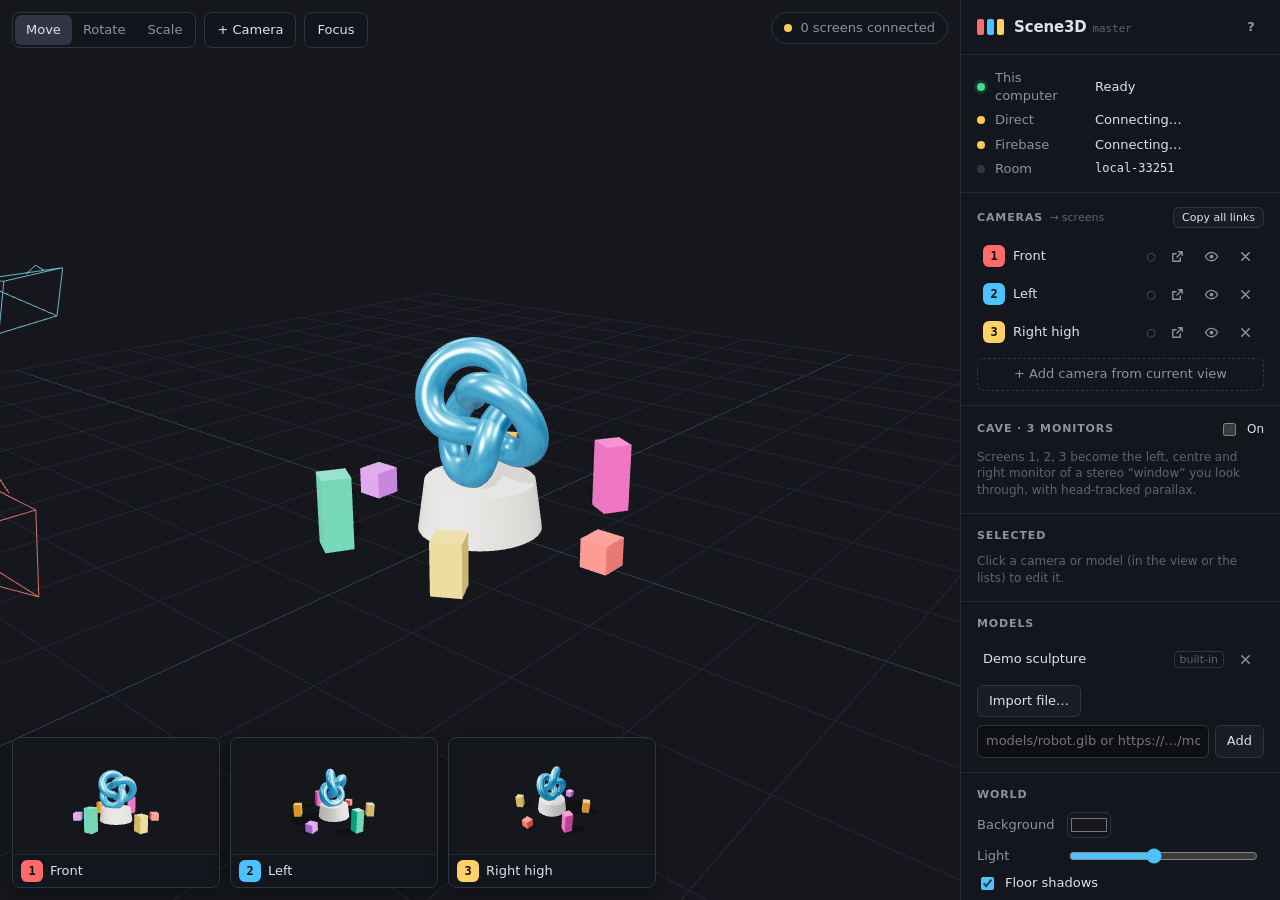
<file: index.html>
<!doctype html>
<html lang="en">
<head>
<meta charset="utf-8">
<meta name="viewport" content="width=device-width, initial-scale=1">
<title>Scene3D · Master</title>
<script>
  // Works out where the site lives (e.g. /scene3d/) so every path below is right.
  (function () {
    var segs = location.pathname.split('/');
    if (segs[segs.length - 1] === '') segs.pop();
    if (/\.html?$/i.test(segs[segs.length - 1] || '')) segs.pop();
    var base = segs.join('/') + '/';
    window.S3D = { base: base, screen: null };
    var im = document.createElement('script');
    im.type = 'importmap';
    im.textContent = JSON.stringify({ imports: { three: base + 'lib/three/three.module.js', 'three/addons/': base + 'lib/three/addons/' } });
    document.currentScript.after(im);
    var css = document.createElement('link');
    css.rel = 'stylesheet'; css.href = base + 'css/master.css';
    document.head.appendChild(css);
  })();
</script>
<script type="module">import(window.S3D.base + 'js/master.js');</script>
</head>
<body>
<div id="app">
  <main id="stage">
    <canvas id="c"></canvas>
    <div id="pilotFrame" hidden></div>

    <div id="toolbar">
      <div class="seg">
        <button data-mode="translate" title="Move (W)">Move</button>
        <button data-mode="rotate" title="Rotate (E)">Rotate</button>
        <button data-mode="scale" title="Scale (R) — models only">Scale</button>
      </div>
      <button class="tb" id="addCam" title="Add a camera where you are looking now (C)">+ Camera</button>
      <button class="tb" id="focus" title="Center the view on the selection (F)">Focus</button>
    </div>
    <div id="chip"></div>

    <div id="pilotBanner" hidden>
      Looking through <b id="pilotName"></b> — drag to aim, right-drag to slide, scroll to move
      <button id="exitPilot">Done (Esc)</button>
    </div>

    <div id="previews" hidden></div>
    <div id="dropHint" hidden><div>Drop to import<small>.glb .gltf .fbx .obj .stl .ply — folders and texture files too</small></div></div>
  </main>

  <aside id="panel">
    <header class="brand">
      <div class="logo"><span></span><span></span><span></span></div>
      <div class="brand-text"><b>Scene3D</b><small>master</small></div>
      <button class="ib help" id="helpBtn" title="How it works">?</button>
    </header>

    <section id="status" class="status"></section>

    <section>
      <h3>Cameras <span class="sub">→ screens</span><button class="btn small right" id="copyLinks">Copy all links</button></h3>
      <div id="camList" class="list"></div>
      <div id="orphans"></div>
      <button class="btn wide ghost" id="addCam2">+ Add camera from current view</button>
    </section>

    <section id="caveSec">
      <h3>CAVE · 3 monitors <label class="check right toggle"><input type="checkbox" id="cvOn"> On</label></h3>
      <div class="hint" id="cvIntro">Screens 1, 2, 3 become the left, centre and right monitor of a stereo “window” you look through, with head-tracked parallax.</div>
      <div id="cvBody" hidden>
        <label class="field"><span>3D format</span><select id="cvStereo"></select></label>
        <label class="check"><input type="checkbox" id="cvSwap"> Swap left/right eye <span class="minor-inline">(if depth looks inside-out)</span></label>
        <div class="grid2">
          <label class="field2"><span>Monitor size</span><input id="cvDiag" type="number" min="10" max="120" step="0.5"><em>inch</em></label>
          <label class="field2"><span>Angle between</span><input id="cvAngle" type="number" min="90" max="180" step="1"><em>°</em></label>
          <label class="field2"><span>Bezel</span><input id="cvBezel" type="number" min="0" max="10" step="0.1"><em>cm</em></label>
          <label class="field2"><span>Eye distance</span><input id="cvDist" type="number" min="20" max="300" step="1"><em>cm</em></label>
          <label class="field2"><span>Eye separation</span><input id="cvIpd" type="number" min="40" max="80" step="0.5"><em>mm</em></label>
          <label class="field2"><span>Aspect</span><select id="cvAspect"><option value="16:9">16:9</option><option value="16:10">16:10</option><option value="21:9">21:9</option><option value="4:3">4:3</option></select></label>
        </div>
        <label class="field"><span>World scale</span><input id="cvScale" type="range" min="-2" max="2" step="0.01"><output id="cvScaleOut" class="mono"></output></label>
        <div class="btns">
          <button class="btn" id="cvSelect">Select rig</button>
          <button class="btn" id="cvPlace">Put rig at my view</button>
        </div>
        <div class="minor">Head</div>
        <div class="seg seg-small" id="cvHeadMode">
          <button data-hm="fixed">Fixed</button><button data-hm="mouse">Mouse</button><button data-hm="webcam">Webcam</button>
        </div>
        <div id="cvPad" class="pad" hidden title="Drag to move your virtual head; scroll to move closer/further"><span class="pad-dot"></span><span class="pad-label">drag · scroll = distance</span></div>
        <div id="cvCam" hidden>
          <div class="camview"><video id="cvVideo" muted playsinline></video><span class="cam-dot" hidden></span></div>
          <label class="field"><span>Webcam FOV</span><input id="cvCamFov" type="range" min="40" max="100" step="1"><output id="cvCamFovOut" class="mono"></output></label>
          <label class="field"><span>Smoothing</span><input id="cvSmooth" type="range" min="0" max="1" step="0.05"></label>
          <label class="field"><span>Depth adjust</span><input id="cvDepth" type="range" min="0.6" max="1.4" step="0.01"><output id="cvDepthOut" class="mono"></output></label>
        </div>
        <div class="minor mono" id="cvHeadOut"></div>
        <div class="minor">Tip: on a screen page press <kbd>T</kbd> to track your head from that window instead, and <kbd>S</kbd> to swap eyes on just that screen.</div>
      </div>
    </section>

    <section>
      <h3>Selected</h3>
      <div id="props"></div>
    </section>

    <section>
      <h3>Models</h3>
      <div id="objList" class="list"></div>
      <div class="btns">
        <button class="btn" id="importBtn">Import file…</button>
        <input type="file" id="fileInput" multiple hidden accept=".glb,.gltf,.fbx,.obj,.mtl,.stl,.ply,.bin,.png,.jpg,.jpeg,.webp,.ktx2,.tga">
      </div>
      <form id="urlForm" class="urlform">
        <input id="urlInput" placeholder="models/robot.glb or https://…/model.glb" autocomplete="off">
        <button class="btn">Add</button>
      </form>
      <div id="siteModels" hidden>
        <div class="minor">In this site’s models/ folder</div>
        <div id="siteModelList" class="chips"></div>
      </div>
    </section>

    <section>
      <h3>World</h3>
      <label class="field"><span>Background</span><input type="color" id="wBg" value="#15171c"></label>
      <label class="field"><span>Light</span><input type="range" id="wLight" min="0.2" max="2" step="0.05" value="1"></label>
      <label class="check"><input type="checkbox" id="wFloor" checked> Floor shadows</label>
      <label class="check"><input type="checkbox" id="wGrid"> Show grid on screens</label>
    </section>

    <section>
      <h3>Scene</h3>
      <div class="btns">
        <button class="btn" id="saveScene">Save scene file</button>
        <button class="btn" id="openScene">Open…</button>
        <button class="btn ghost" id="resetScene">Reset</button>
        <input type="file" id="sceneInput" hidden accept=".json,application/json">
      </div>
      <div class="minor">Everything is also kept automatically in this browser.</div>
    </section>
  </aside>
</div>

<div id="help" hidden>
  <div class="help-card">
    <button class="ib close" data-close>×</button>
    <h2>How Scene3D works</h2>
    <p>This page is the <b>master</b>. It holds the 3D scene. Every camera you add here is a <b>screen</b>: open its link on any browser and it shows exactly what that camera sees, in 16:9.</p>
    <ul>
      <li><b>Same computer</b> (other tabs or windows of this browser): connects instantly, no internet needed.</li>
      <li><b>Other computers</b>: connect over the internet through the room name shown in the panel.</li>
      <li>Screens draw the scene themselves; the master only sends positions, so they stay sharp and smooth.</li>
    </ul>
    <h3>Mouse</h3>
    <p>Left-drag orbit · right-drag pan · scroll zoom · click to select · double-click a preview to look through it.</p>
    <h3>Keys</h3>
    <div class="keys">
      <span><kbd>W</kbd> move</span><span><kbd>E</kbd> rotate</span><span><kbd>R</kbd> scale</span>
      <span><kbd>C</kbd> add camera</span><span><kbd>F</kbd> focus</span><span><kbd>1</kbd>–<kbd>9</kbd> look through camera</span>
      <span><kbd>Esc</kbd> stop / deselect</span><span><kbd>Del</kbd> delete selected</span>
    </div>
    <h3>On a screen page</h3>
    <p>Double-click or press <kbd>F</kbd> for fullscreen. Add <code>?fit=window</code> to fill a non-16:9 display.</p>
    <h3>CAVE mode</h3>
    <p>Turn on <b>CAVE · 3 monitors</b>: screens 1, 2, 3 become the left, centre and right monitor of a stereo window with head-tracked parallax. On a screen page, <kbd>T</kbd> starts webcam head tracking from that window and <kbd>S</kbd> swaps the eyes for that screen.</p>
  </div>
</div>

<div id="toasts"></div>
</body>
</html>
</file>
